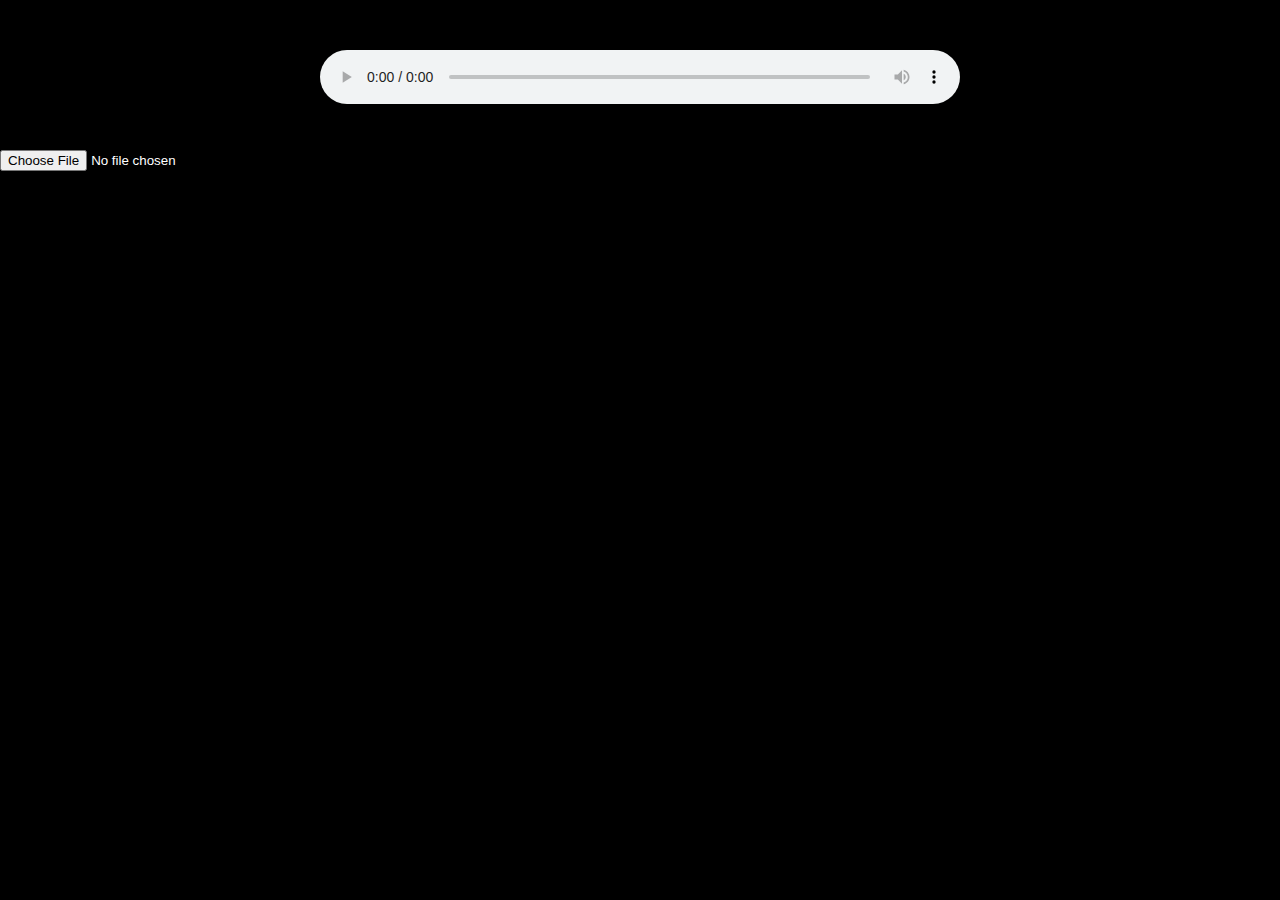
<file: index.html>
<!DOCTYPE html>
<html lang="en">
  <head>
    <meta charset="UTF-8" />
    <meta http-equiv="X-UA-Compatible" content="IE=edge" />
    <meta name="viewport" content="width=device-width, initial-scale=1.0" />
    <title>Audio Reactor</title>

    <link rel="stylesheet" href="style.css" />
  </head>
  <body>
    <div id="container">
      <canvas id="canvas1"></canvas>
      <audio id="audio1" controls></audio>
      <input type="file" id="upload" accept="audio/*" />
    </div>

    <script src="spiralBubble.js"></script>
  </body>
</html>
</file>
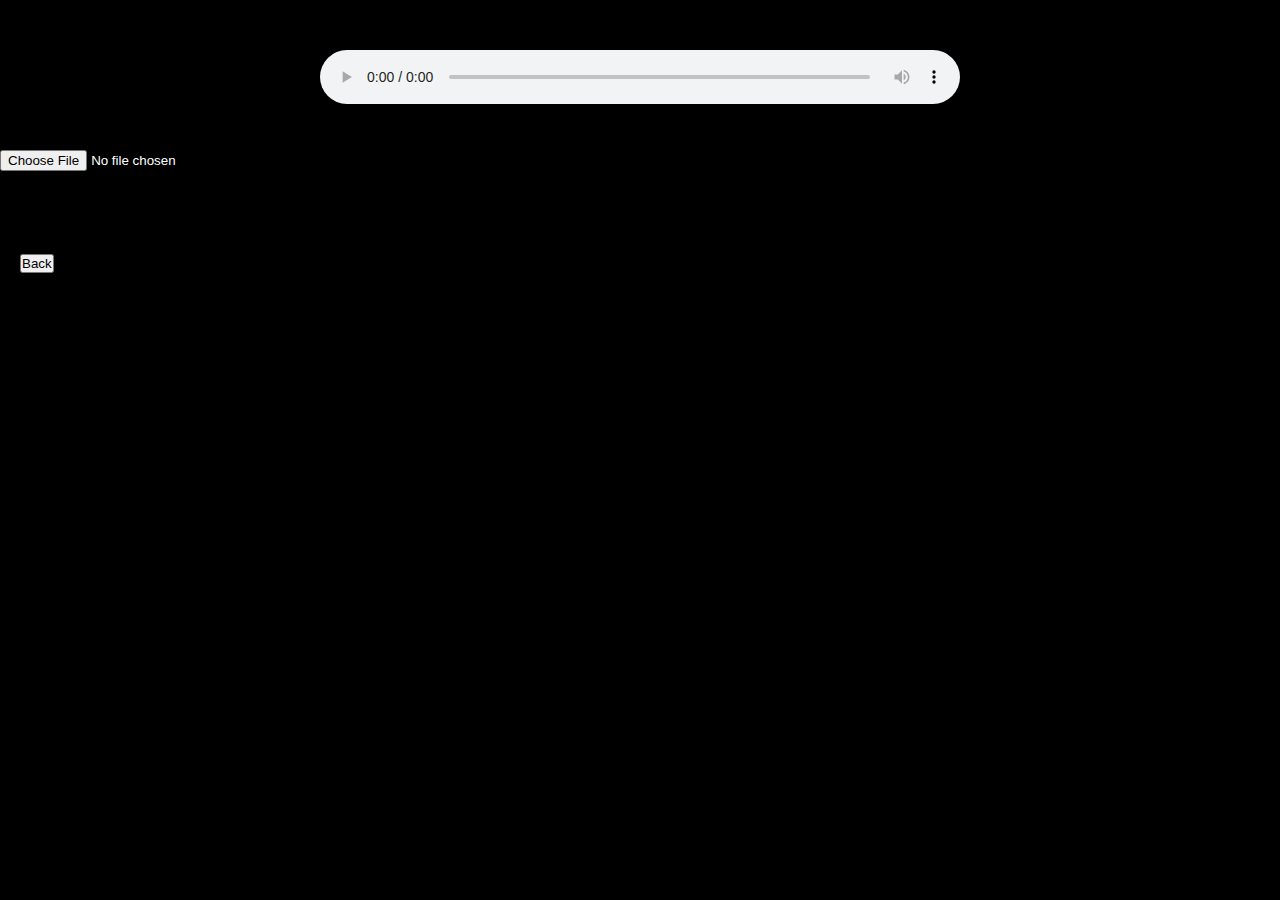
<file: line_circles.html>
<!DOCTYPE html>
<html lang="en">
  <head>
    <meta charset="UTF-8" />
    <meta http-equiv="X-UA-Compatible" content="IE=edge" />
    <meta name="viewport" content="width=device-width, initial-scale=1.0" />
    <title>Audio Reactor</title>

    <link rel="stylesheet" href="style.css" />
  </head>
  <body>
    <div id="container">
      <canvas id="canvas1"></canvas>
      <audio id="audio1" controls></audio>
      <input type="file" id="upload" accept="audio/*" />
      <a href="./VisualSelector/visual.html"><button>Back</button></a>
    </div>

    <script src="lines_circles.js"></script>
  </body>
</html>
</file>
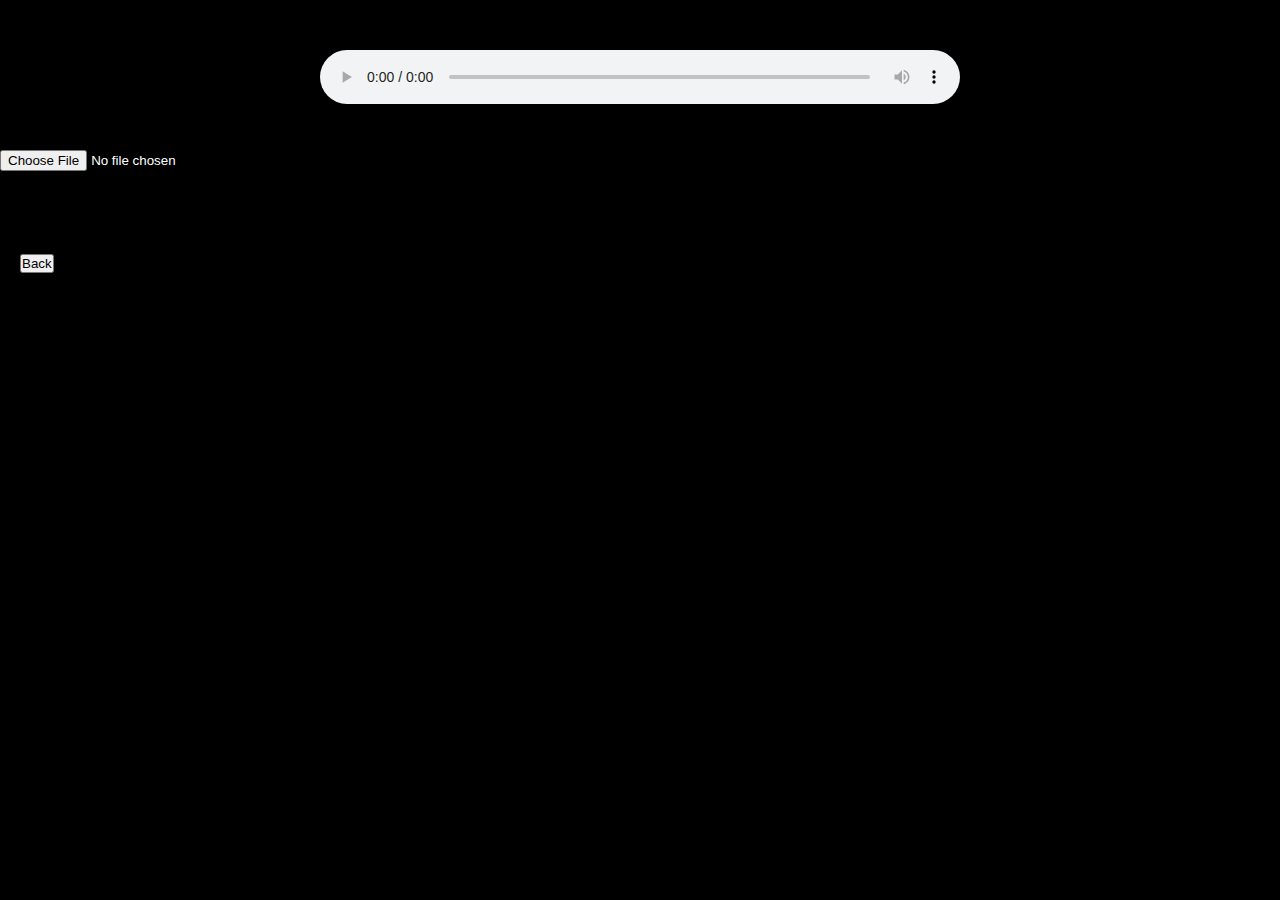
<file: neon.html>
<!DOCTYPE html>
<html lang="en">
  <head>
    <meta charset="UTF-8" />
    <meta http-equiv="X-UA-Compatible" content="IE=edge" />
    <meta name="viewport" content="width=device-width, initial-scale=1.0" />
    <title>Audio Reactor</title>

    <link rel="stylesheet" href="style.css" />
  </head>
  <body>
    <div id="container">
      <canvas id="canvas1"></canvas>
      <audio id="audio1" controls></audio>
      <input type="file" id="upload" accept="audio/*" />
      <a href="./VisualSelector/visual.html"><button>Back</button></a>
    </div>

    <script src="neon.js"></script>
  </body>
</html>
</file>
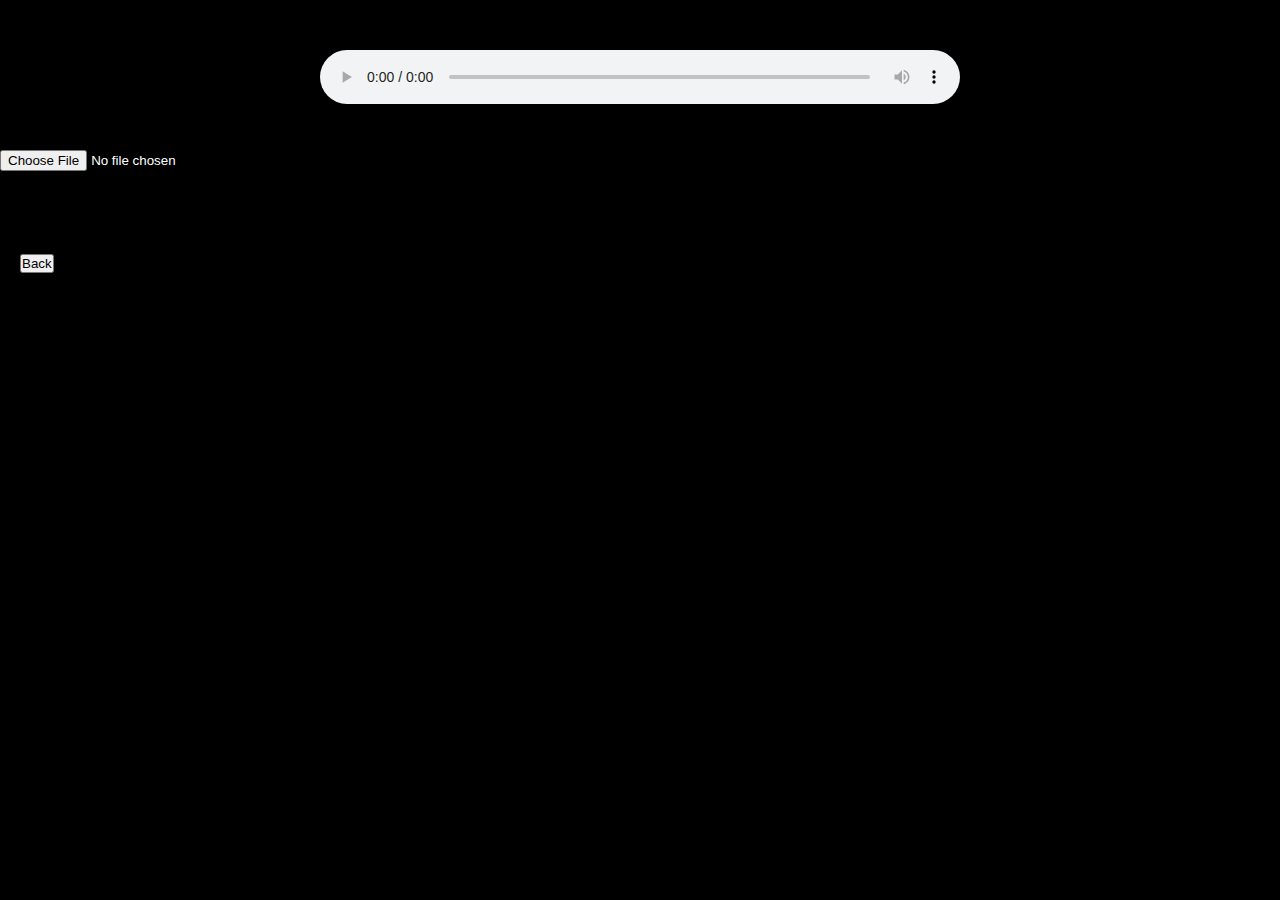
<file: razor.html>
<!DOCTYPE html>
<html lang="en">
  <head>
    <meta charset="UTF-8" />
    <meta http-equiv="X-UA-Compatible" content="IE=edge" />
    <meta name="viewport" content="width=device-width, initial-scale=1.0" />
    <title>Audio Reactor</title>

    <link rel="stylesheet" href="style.css" />
  </head>
  <body>
    <div id="container">
      <canvas id="canvas1"></canvas>
      <audio id="audio1" controls></audio>
      <input type="file" id="upload" accept="audio/*" />
      <a href="./VisualSelector/visual.html"><button>Back</button></a>
    </div>

    <script src="razor_green.js"></script>
  </body>
</html>
</file>
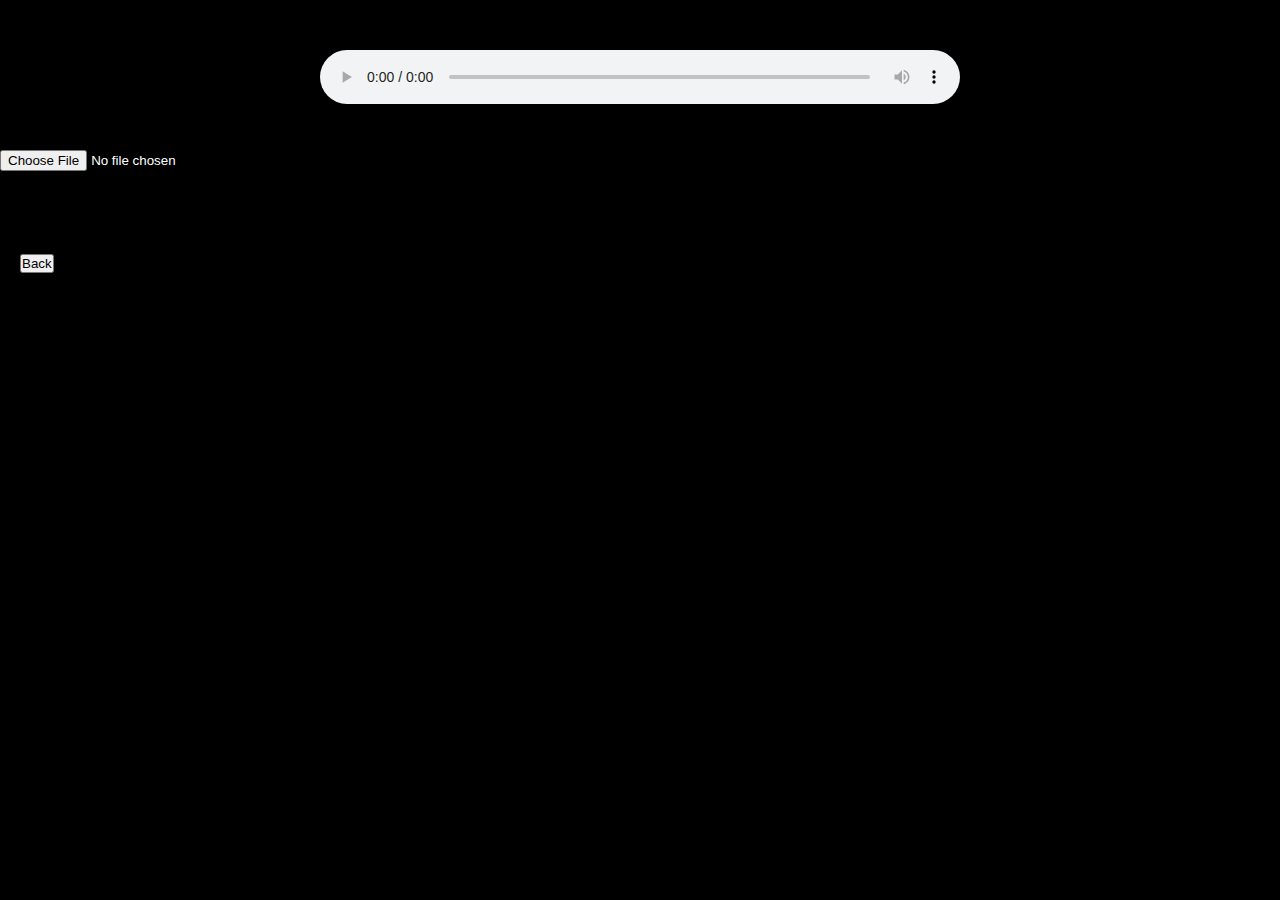
<file: spiral.html>
<!DOCTYPE html>
<html lang="en">
  <head>
    <meta charset="UTF-8" />
    <meta http-equiv="X-UA-Compatible" content="IE=edge" />
    <meta name="viewport" content="width=device-width, initial-scale=1.0" />
    <title>Audio Reactor</title>

    <link rel="stylesheet" href="style.css" />
  </head>
  <body>
    <div id="container">
      <canvas id="canvas1"></canvas>
      <audio id="audio1" controls></audio>
      <input type="file" id="upload" accept="audio/*" />
      <a href="./VisualSelector/visual.html"><button>Back</button></a>
    </div>

    <script src="spiralBubble.js"></script>
  </body>
</html>
</file>
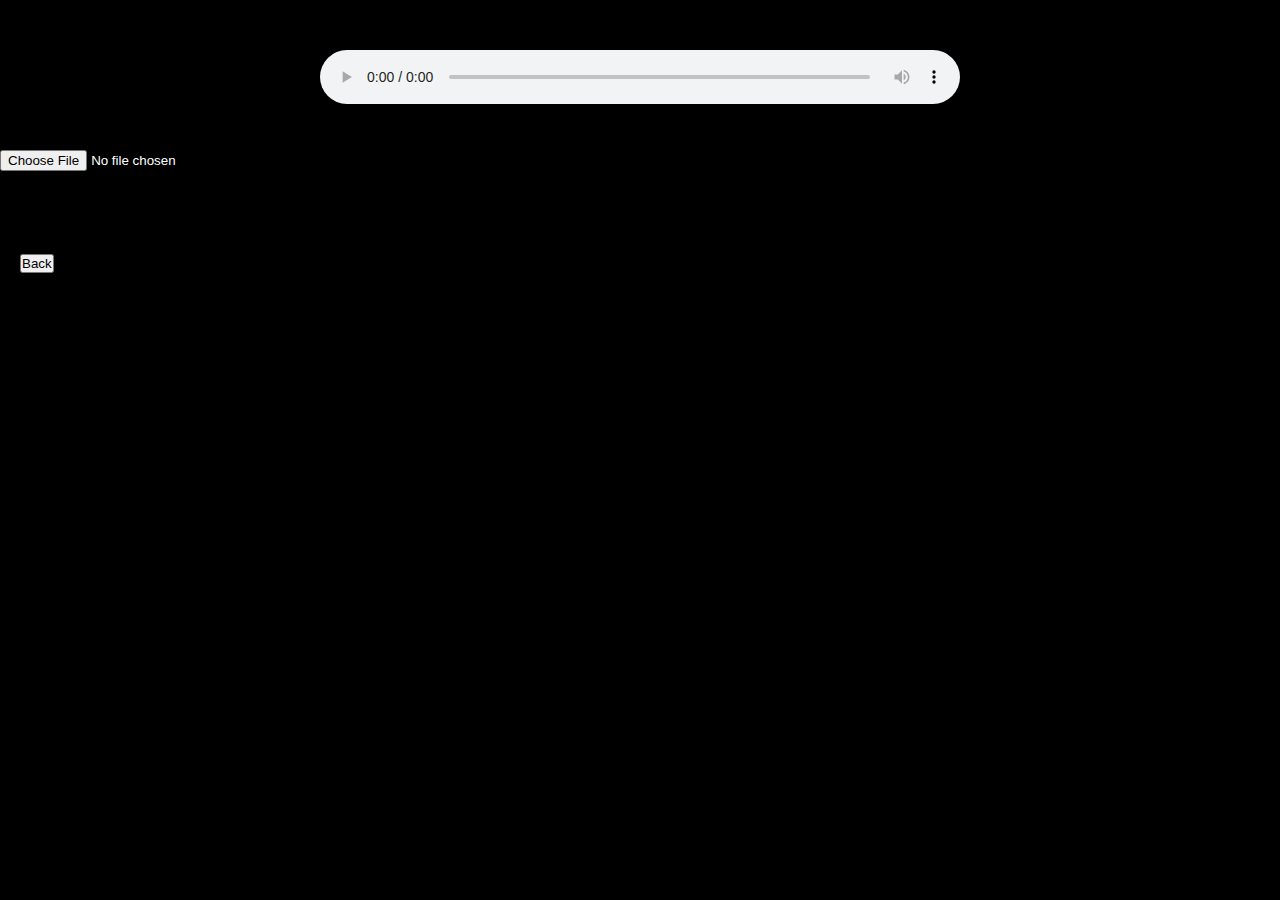
<file: test.html>
<!DOCTYPE html>
<html lang="en">
  <head>
    <meta charset="UTF-8" />
    <meta http-equiv="X-UA-Compatible" content="IE=edge" />
    <meta name="viewport" content="width=device-width, initial-scale=1.0" />
    <title>Audio Reactor</title>

    <link rel="stylesheet" href="style.css" />
  </head>
  <body>
    <div id="container">
      <canvas id="canvas1"></canvas>
      <audio id="audio1" controls></audio>
      <input type="file" id="upload" accept="audio/*" />
      <a href="./VisualSelector/visual.html"><button>Back</button></a>
    </div>

    <script src="test.js"></script>
  </body>
</html>
</file>
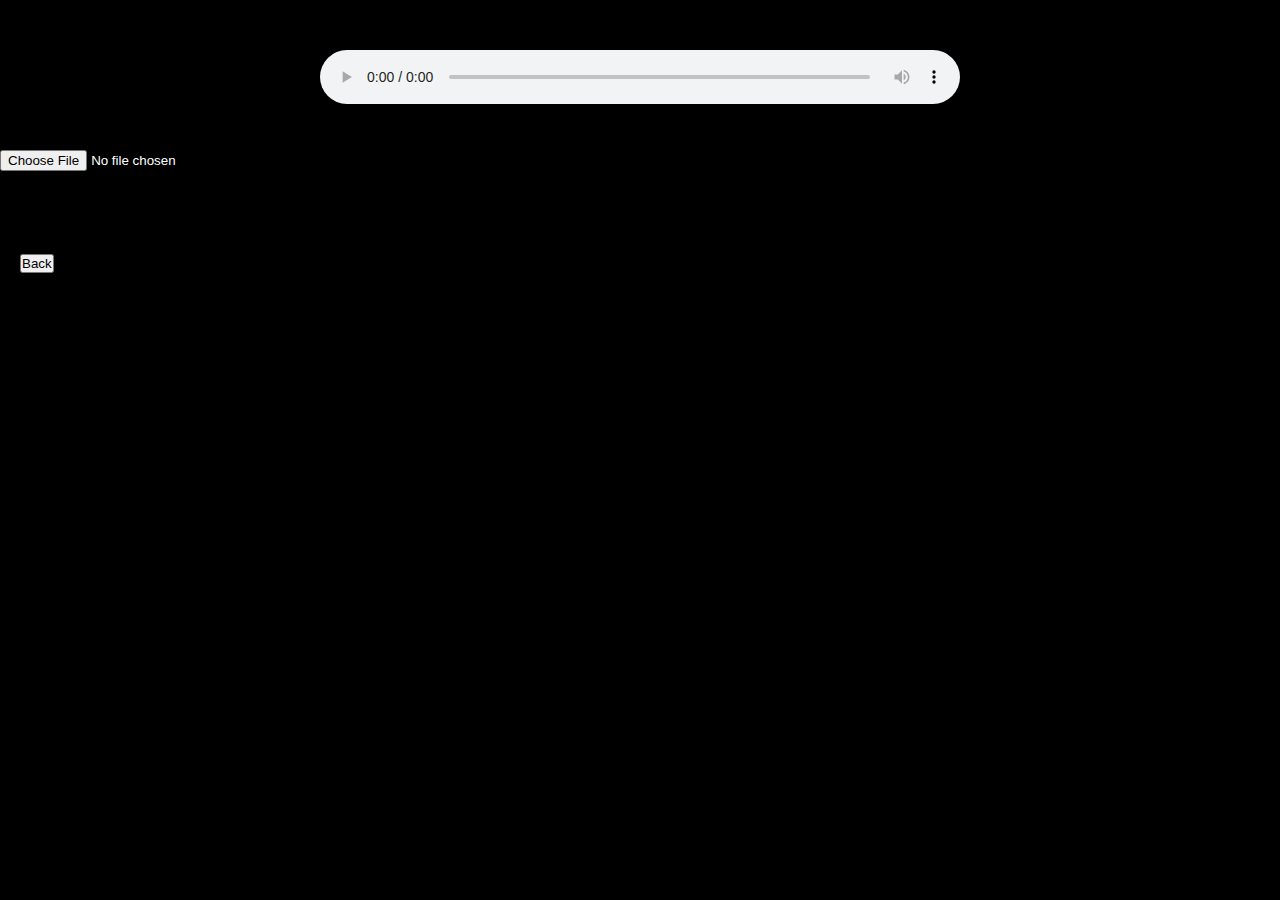
<file: windmill.html>
<!DOCTYPE html>
<html lang="en">
  <head>
    <meta charset="UTF-8" />
    <meta http-equiv="X-UA-Compatible" content="IE=edge" />
    <meta name="viewport" content="width=device-width, initial-scale=1.0" />
    <title>Audio Reactor</title>

    <link rel="stylesheet" href="style.css" />
  </head>
  <body>
    <div id="container">
      <canvas id="canvas1"></canvas>
      <audio id="audio1" controls></audio>
      <input type="file" id="upload" accept="audio/*" />
      <a href="./VisualSelector/visual.html"><button>Back</button></a>
    </div>

    <script src="windmill.js"></script>
  </body>
</html>
</file>
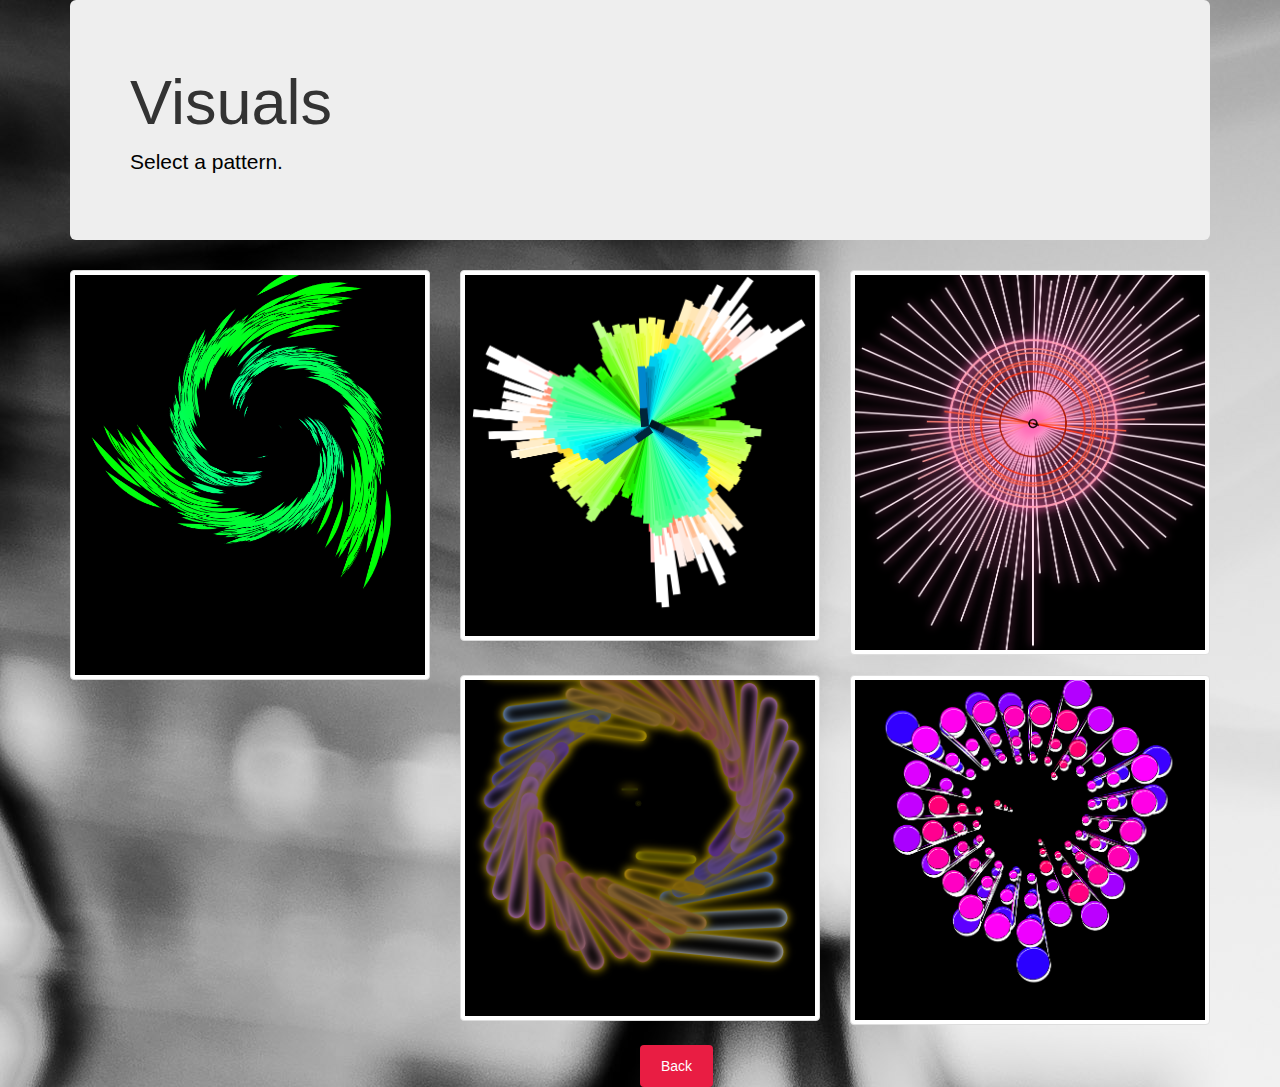
<file: VisualSelector/visual.html>
<!DOCTYPE html>
<html lang="en">
  <head>
    <meta charset="UTF-8" />
    <meta http-equiv="X-UA-Compatible" content="IE=edge" />
    <meta name="viewport" content="width=device-width, initial-scale=1.0" />
    <link rel="stylesheet" type="text/css" href="https://maxcdn.bootstrapcdn.com/bootstrap/3.3.7/css/bootstrap.min.css" />
    <link rel="stylesheet" type="text/css" href="visual.css" />
    <title>Document</title>
  </head>
  <body>
    <div class="container">
      <div class="jumbotron">
        <h1>Visuals</h1>
        <p style="color: black">Select a pattern.</p>
      </div>
      <div class="row">
        <div class="col-lg-4">
          <div class="thumbnail">
            <a href="../razor.html"><img src="../Images/razor.png" /></a>
          </div>
        </div>

        <div class="col-lg-4">
          <div class="thumbnail">
            <a href="../windmill.html"><img src="../Images/windmill.png" /></a>
          </div>
        </div>
        <div class="col-lg-4">
          <div class="thumbnail">
            <a href="../line_circles.html"><img src="../Images/lines_circles.png" /></a>
          </div>
        </div>
        <div class="col-lg-4">
          <div class="thumbnail">
            <a href="../neon.html"><img src="../Images/neon.png" /></a>
          </div>
        </div>
        <div class="col-lg-4">
          <div class="thumbnail">
            <a href="../spiral.html"><img src="../Images/spiral.png" /></a>
          </div>
        </div>
        <a href="../Menu/main.html" class="btn btn-md" id="link">Back</a>
      </div>
    </div>
    <script src="https://code.jquery.com/jquery-3.4.1.slim.min.js"></script>
    <script src="https://stackpath.bootstrapcdn.com/bootstrap/4.4.1/js/bootstrap.min.js"></script>
  </body>
</html>
</file>
<file: style.css>
* {
  margin: 0;
  padding: 0;
  box-sizing: border-box; /* independent of any browser */
}

#container {
  position: absolute;
  background: black;
  width: 100%;
  height: 100%;
  top: 0;
  left: 0;
}

#canvas1 {
  position: absolute;
  top: 0;
  left: 0;
  width: 100%;
  height: 100%;
}

#audio1 {
  width: 50%;
  margin: 50px auto;
  display: block;
}

#upload {
  position: absolute;
  color: white;
  top: 150px;
  z-index: 100;
}

a {
  position: relative;
  top: 100px;
  left: 20px;
}
</file>
<file: VisualSelector/visual.css>
body {
  background: url("../Images/banner1.jpg");
}
#link {
  margin-left: 50%;

  color: #fff;
  background: #e91d43;
  padding: 10px 20px;
}
</file>
